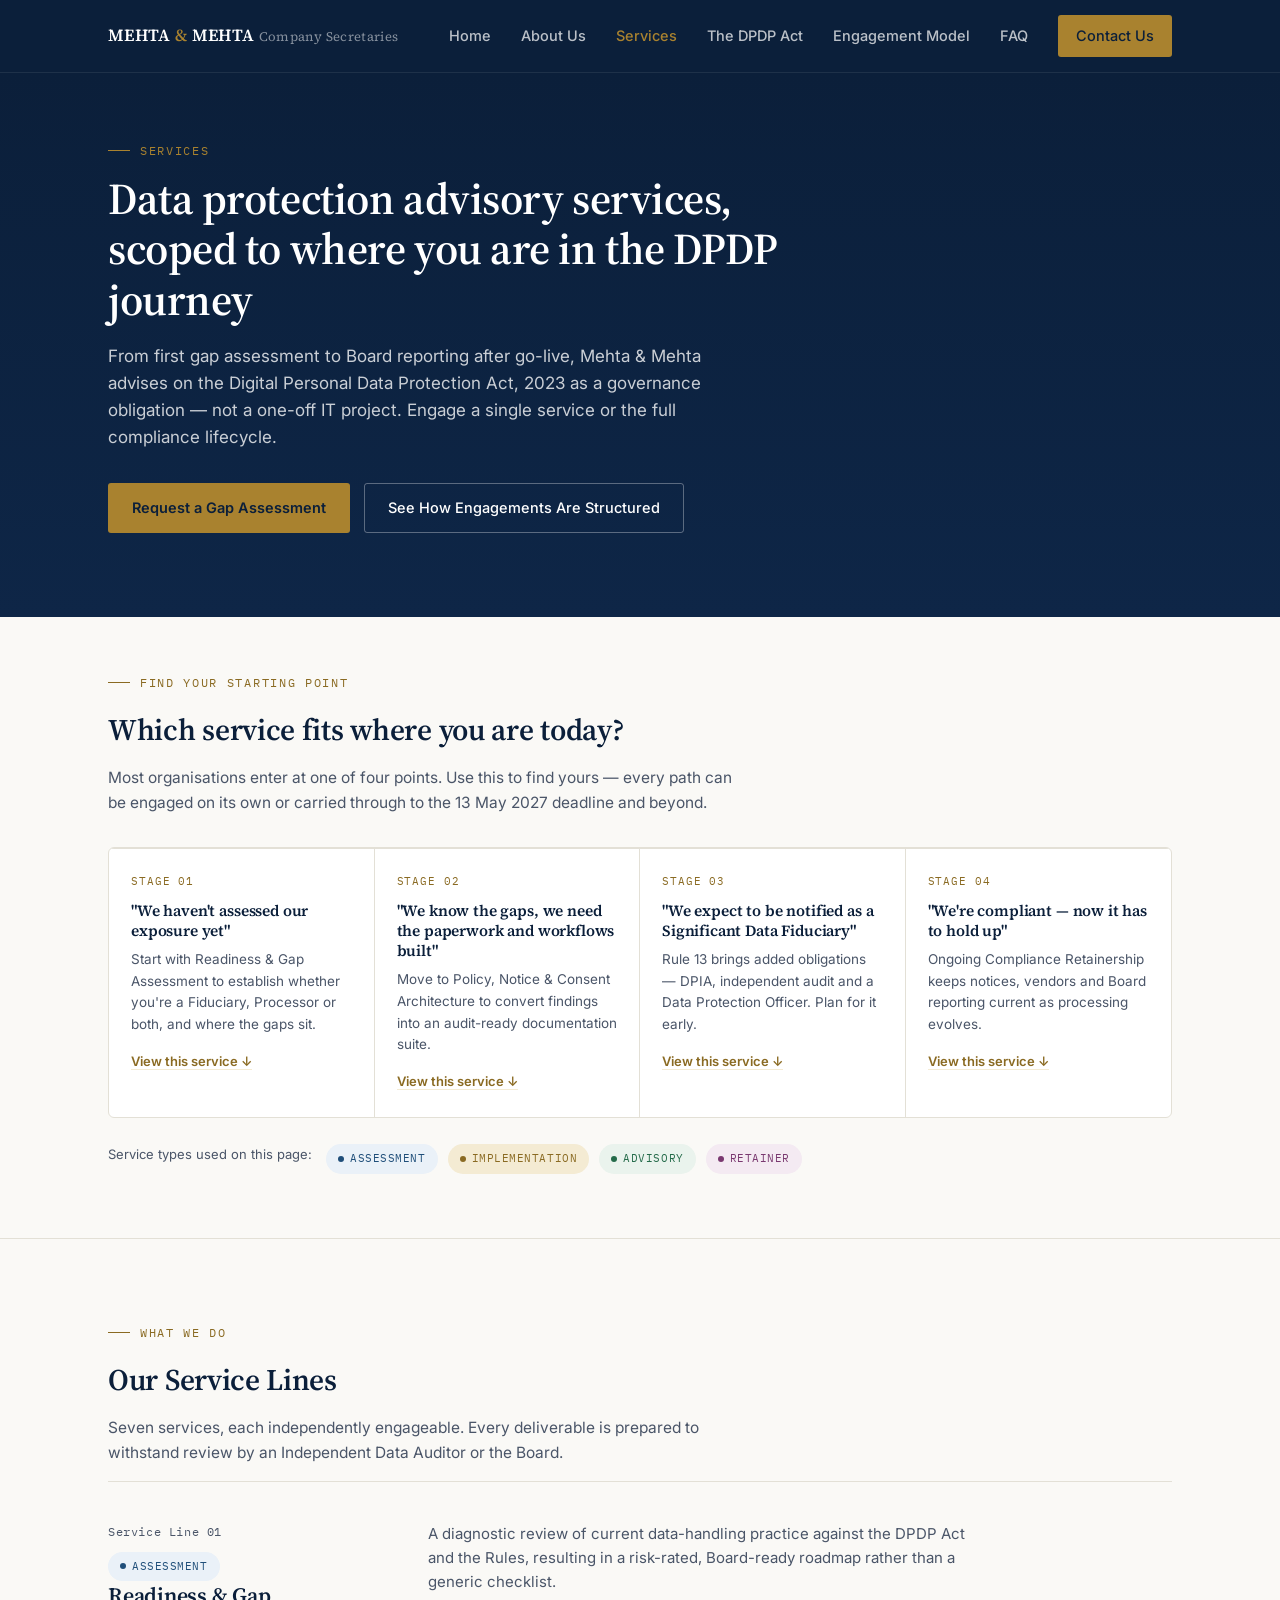
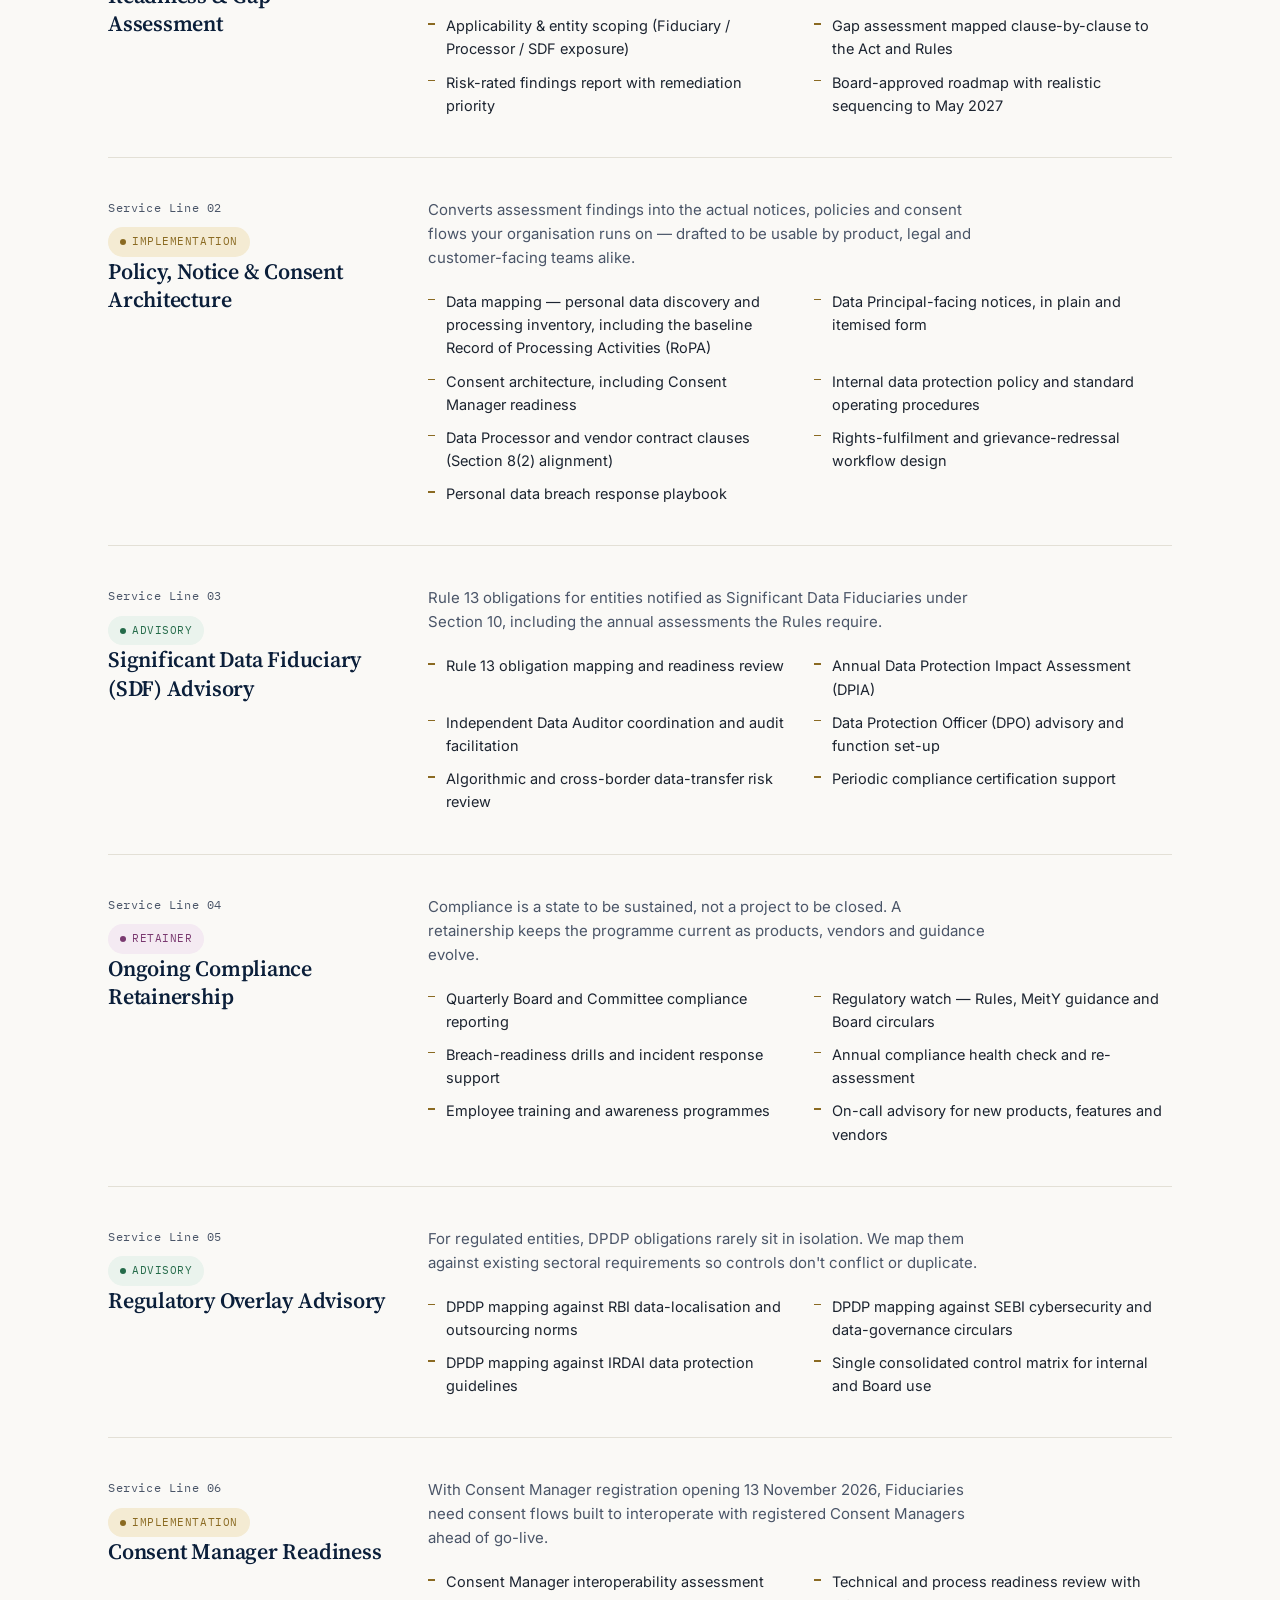
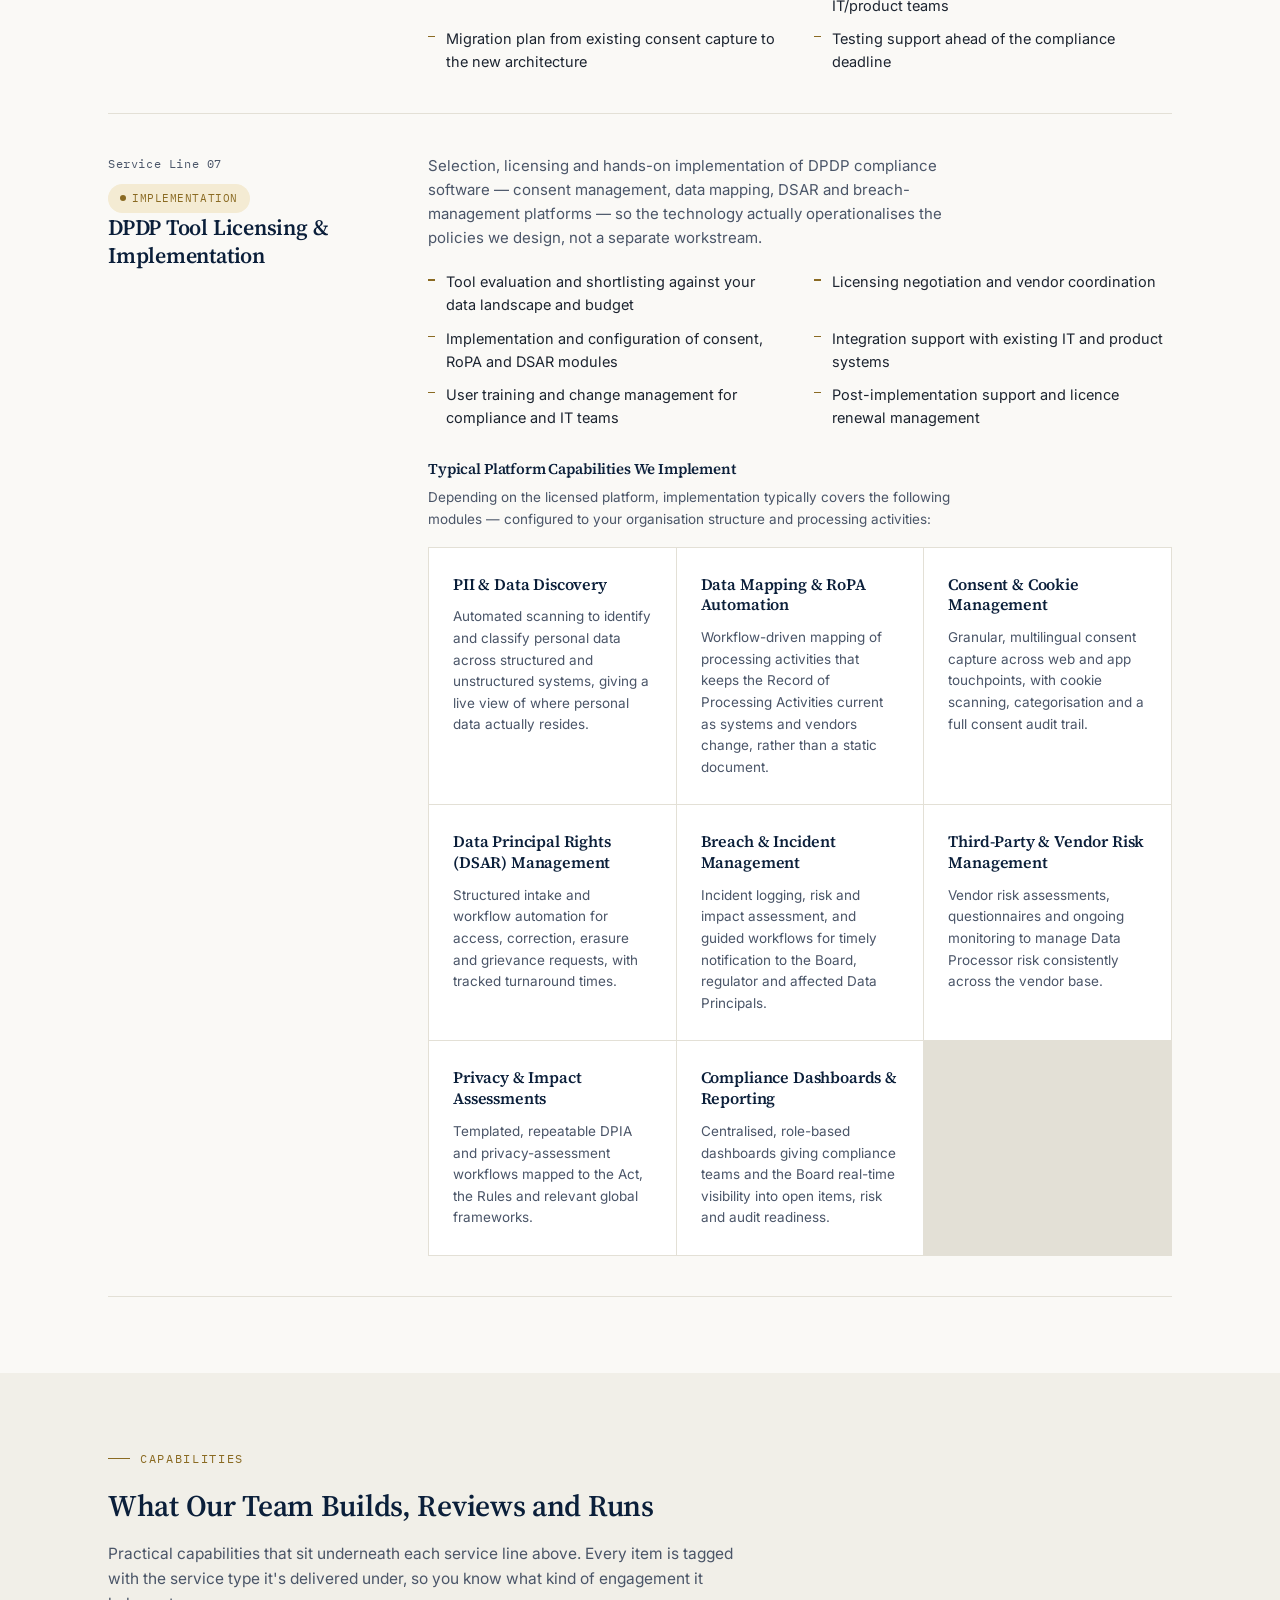
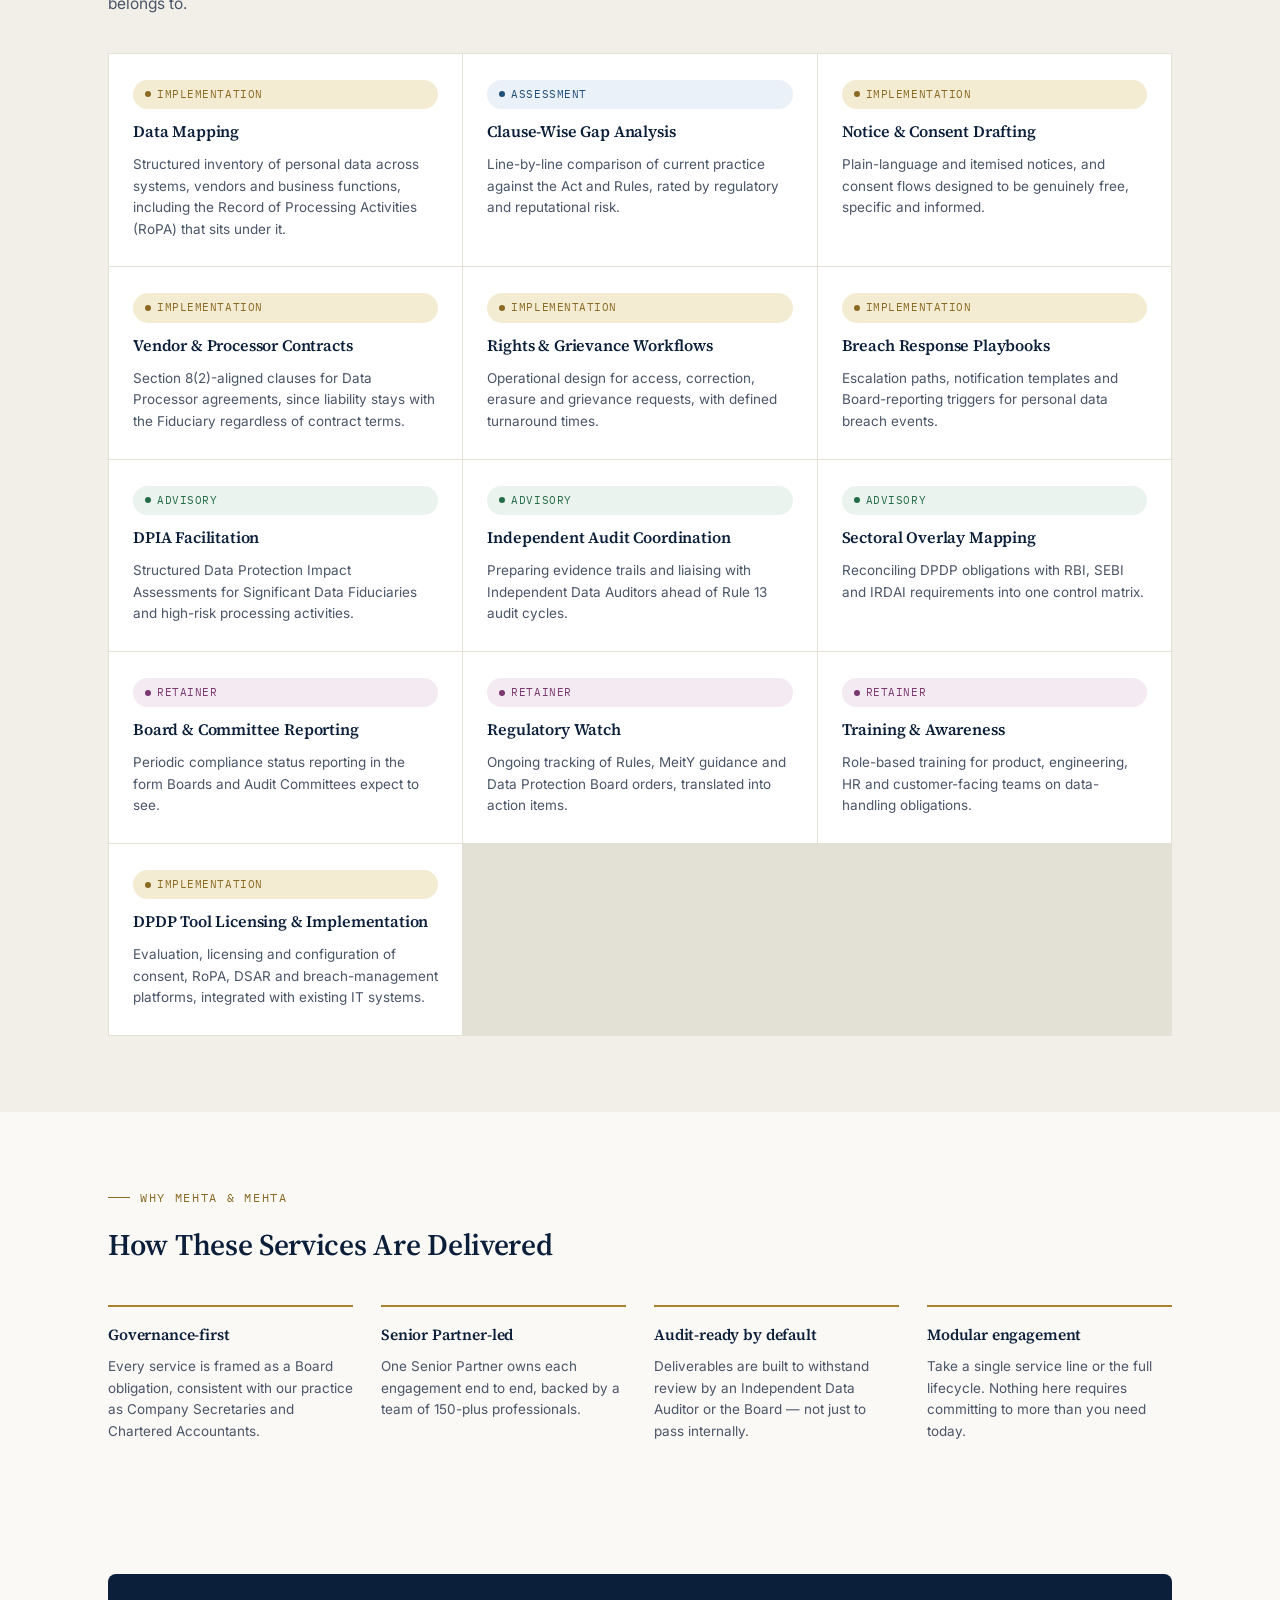
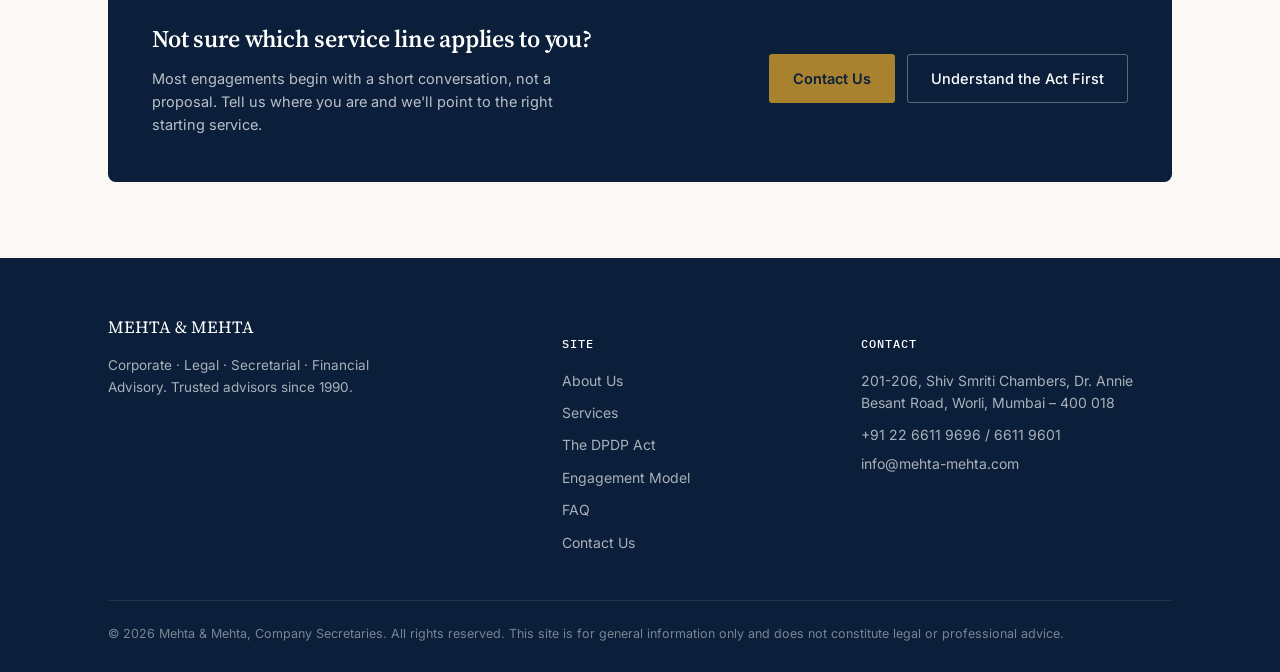
<file: services (7).html>
<!DOCTYPE html>
<html lang="en">
<head>
<meta charset="UTF-8">
<meta name="viewport" content="width=device-width, initial-scale=1.0">
<title>Services | Mehta & Mehta DPDP Advisory</title>
<meta name="description" content="Data protection advisory services under the DPDP Act, 2023 — readiness assessments, documentation, Significant Data Fiduciary advisory and ongoing compliance retainership from Mehta & Mehta.">
<link rel="preconnect" href="https://fonts.googleapis.com">
<link rel="preconnect" href="https://fonts.gstatic.com" crossorigin>
<link href="https://fonts.googleapis.com/css2?family=Source+Serif+4:opsz,wght@8..60,400;8..60,500;8..60,600;8..60,700&family=Inter:wght@400;500;600;700&family=IBM+Plex+Mono:wght@500&display=swap" rel="stylesheet">
<style>
  :root{
    --navy-900:#0B1F3A;
    --navy-700:#15335E;
    --ink:#1C2430;
    --ink-soft:#4A5568;
    --paper:#FAF9F6;
    --paper-dim:#F1EFE8;
    --line:#E3E0D6;
    --gold:#A9822F;
    --gold-deep:#8A6A22;
    --gold-tint:#F4EBD3;
    --white:#FFFFFF;
  }
  *{box-sizing:border-box;}
  html{scroll-behavior:smooth;}
  body{
    margin:0;
    background:var(--paper);
    color:var(--ink);
    font-family:'Inter',system-ui,sans-serif;
    line-height:1.6;
    -webkit-font-smoothing:antialiased;
  }
  h1,h2,h3,h4{
    font-family:'Source Serif 4', Georgia, serif;
    color:var(--navy-900);
    margin:0;
    font-weight:600;
    letter-spacing:-0.01em;
  }
  a{color:inherit;text-decoration:none;}
  .wrap{max-width:1120px;margin:0 auto;padding:0 28px;}
  .eyebrow{
    font-family:'IBM Plex Mono', monospace;
    font-size:12px;
    letter-spacing:0.14em;
    text-transform:uppercase;
    color:var(--gold-deep);
    display:flex;
    align-items:center;
    gap:10px;
    margin-bottom:14px;
  }
  .eyebrow::before{content:"";width:22px;height:1px;background:var(--gold-deep);display:inline-block;}

  /* ---------- Header ---------- */
  header{
    background:var(--navy-900);
    position:sticky; top:0; z-index:50;
    border-bottom:1px solid rgba(255,255,255,0.08);
  }
  .nav{
    max-width:1120px;margin:0 auto;padding:0 28px;
    display:flex;align-items:center;justify-content:space-between;
    height:72px;
  }
  .brand{
    font-family:'Source Serif 4',serif;
    color:var(--white);
    font-size:17px;
    font-weight:600;
    letter-spacing:0.02em;
  }
  .brand span{color:var(--gold);}
  .navlinks{display:flex;gap:30px;align-items:center;}
  .navlinks a{
    color:rgba(255,255,255,0.72);
    font-size:14.5px;
    font-weight:500;
    transition:color .15s ease;
  }
  .navlinks a:hover{color:var(--white);}
  .navlinks a.active{color:var(--gold);}
  .nav-cta{
    background:var(--gold);
    color:var(--navy-900) !important;
    padding:9px 18px;
    border-radius:3px;
    font-size:14px;
    font-weight:600;
  }
  .nav-cta:hover{background:#BE9A45;}
  .mobile-toggle{display:none;}

  /* ---------- Hero ---------- */
  .hero{
    background:linear-gradient(180deg, var(--navy-900) 0%, #0E2647 100%);
    color:var(--white);
    padding:68px 0 84px;
  }
  .hero .eyebrow{color:var(--gold);}
  .hero .eyebrow::before{background:var(--gold);}
  .hero h1{
    color:var(--white);
    font-size:44px;
    line-height:1.14;
    max-width:760px;
  }
  .hero p.lead{
    max-width:640px;
    color:rgba(255,255,255,0.78);
    font-size:17px;
    margin-top:18px;
  }
  .hero-cta-row{display:flex;gap:14px;margin-top:32px;flex-wrap:wrap;}
  .btn-primary{
    background:var(--gold);
    color:var(--navy-900);
    padding:13px 24px;
    border-radius:3px;
    font-weight:600;
    font-size:14.5px;
    display:inline-block;
  }
  .btn-primary:hover{background:#BE9A45;}
  .btn-ghost{
    border:1px solid rgba(255,255,255,0.32);
    color:var(--white);
    padding:12px 23px;
    border-radius:3px;
    font-weight:500;
    font-size:14.5px;
    display:inline-block;
  }
  .btn-ghost:hover{border-color:rgba(255,255,255,0.6);}

  /* ---------- Section shell ---------- */
  section{padding:76px 0;}
  section.tight{padding:56px 0;}
  .divider{border:none;border-top:1px solid var(--line);}
  section h2{font-size:30px;max-width:620px;}
  section p.section-lead{color:var(--ink-soft);max-width:640px;margin-top:12px;font-size:15.5px;}

  /* ---------- Fit finder (signature element) ---------- */
  .fit{background:var(--white);border:1px solid var(--line);border-radius:6px;overflow:hidden;}
  .fit-head{padding:26px 28px;border-bottom:1px solid var(--line);background:var(--paper-dim);}
  .fit-head h3{font-size:19px;}
  .fit-head p{margin:6px 0 0;color:var(--ink-soft);font-size:14.5px;}
  .fit-grid{display:grid;grid-template-columns:repeat(4,1fr);}
  .fit-cell{
    padding:24px 22px;
    border-right:1px solid var(--line);
    border-top:1px solid var(--line);
  }
  .fit-cell:last-child{border-right:none;}
  .fit-cell .stage{
    font-family:'IBM Plex Mono',monospace;
    font-size:11px;letter-spacing:0.08em;text-transform:uppercase;
    color:var(--gold-deep);margin-bottom:10px;display:block;
  }
  .fit-cell h4{font-size:15.5px;line-height:1.3;margin-bottom:8px;}
  .fit-cell p{font-size:13.5px;color:var(--ink-soft);margin:0 0 12px;}
  .fit-cell a{
    font-size:13px;font-weight:600;color:var(--gold-deep);
    border-bottom:1px solid var(--gold-tint);
  }
  .fit-cell a:hover{border-color:var(--gold-deep);}

  /* ---------- Service type legend ---------- */
  .legend{display:flex;flex-wrap:wrap;gap:10px;margin-top:26px;}
  .tag{
    font-family:'IBM Plex Mono',monospace;
    font-size:11px;letter-spacing:0.05em;text-transform:uppercase;
    padding:5px 11px;border-radius:20px;
    display:inline-flex;align-items:center;gap:6px;
    border:1px solid transparent;
  }
  .tag::before{content:"";width:6px;height:6px;border-radius:50%;display:inline-block;}
  .tag-assessment{background:#EAF1F8;color:#1F4E79;}
  .tag-assessment::before{background:#1F4E79;}
  .tag-implementation{background:var(--gold-tint);color:var(--gold-deep);}
  .tag-implementation::before{background:var(--gold-deep);}
  .tag-advisory{background:#EAF3ED;color:#256B4A;}
  .tag-advisory::before{background:#256B4A;}
  .tag-retainer{background:#F4EAF2;color:#7A3970;}
  .tag-retainer::before{background:#7A3970;}

  /* ---------- Service blocks ---------- */
  .service{
    display:grid;grid-template-columns:280px 1fr;gap:40px;
    padding:40px 0;border-top:1px solid var(--line);
  }
  .service:last-child{border-bottom:1px solid var(--line);}
  .service-meta .idx{
    font-family:'IBM Plex Mono',monospace;
    font-size:12px;color:var(--ink-soft);letter-spacing:0.05em;
    display:block;margin-bottom:10px;
  }
  .service-meta h3{font-size:22px;line-height:1.28;margin-bottom:12px;}
  .service-body p.summary{color:var(--ink-soft);font-size:15px;margin:0 0 20px;max-width:560px;}
  .deliverables{
    display:grid;grid-template-columns:1fr 1fr;gap:10px 28px;
    list-style:none;margin:0;padding:0;
  }
  .deliverables li{
    font-size:14.5px;color:var(--ink);
    padding-left:18px;position:relative;
  }
  .deliverables li::before{
    content:"";position:absolute;left:0;top:9px;
    width:7px;height:1.5px;background:var(--gold-deep);
  }
  @media (max-width:820px){
    .deliverables{grid-template-columns:1fr;}
    .service{grid-template-columns:1fr;gap:16px;}
  }

  /* ---------- Capability grid ---------- */
  .cap-grid{
    display:grid;grid-template-columns:repeat(3,1fr);gap:1px;
    background:var(--line);border:1px solid var(--line);margin-top:36px;
  }
  .cap-card{
    background:var(--white);padding:26px 24px;
    display:flex;flex-direction:column;gap:12px;
  }
  .cap-card h4{font-size:16px;line-height:1.3;}
  .cap-card p{font-size:13.5px;color:var(--ink-soft);margin:0;flex-grow:1;}
  @media (max-width:900px){.cap-grid{grid-template-columns:1fr 1fr;}}
  @media (max-width:620px){.cap-grid{grid-template-columns:1fr;}}

  /* ---------- Why row ---------- */
  .why-row{display:grid;grid-template-columns:repeat(4,1fr);gap:28px;margin-top:36px;}
  .why-row .item{border-top:2px solid var(--gold);padding-top:16px;}
  .why-row h4{font-size:15.5px;margin-bottom:8px;}
  .why-row p{font-size:13.5px;color:var(--ink-soft);margin:0;}
  @media (max-width:820px){.why-row{grid-template-columns:1fr 1fr;}}

  /* ---------- CTA band ---------- */
  .cta-band{
    background:var(--navy-900);color:var(--white);
    border-radius:8px;padding:46px 44px;
    display:flex;align-items:center;justify-content:space-between;gap:24px;flex-wrap:wrap;
  }
  .cta-band h3{color:var(--white);font-size:24px;max-width:440px;}
  .cta-band p{color:rgba(255,255,255,0.72);margin:8px 0 0;font-size:14.5px;max-width:440px;}
  .cta-actions{display:flex;gap:12px;flex-wrap:wrap;}

  /* ---------- Footer ---------- */
  footer{background:var(--navy-900);color:rgba(255,255,255,0.65);padding:56px 0 28px;margin-top:20px;}
  .foot-grid{display:grid;grid-template-columns:1.6fr 1fr 1.2fr;gap:40px;padding-bottom:36px;border-bottom:1px solid rgba(255,255,255,0.1);}
  .foot-grid h5{color:var(--white);font-family:'IBM Plex Mono',monospace;font-size:12px;letter-spacing:0.08em;text-transform:uppercase;margin-bottom:16px;font-weight:500;}
  .foot-grid a{display:block;color:rgba(255,255,255,0.65);font-size:14px;margin-bottom:10px;}
  .foot-grid a:hover{color:var(--white);}
  .foot-brand{color:var(--white);font-family:'Source Serif 4',serif;font-size:17px;margin-bottom:10px;}
  .foot-tag{font-size:13.5px;max-width:280px;}
  .foot-bottom{padding-top:22px;font-size:12.5px;color:rgba(255,255,255,0.45);line-height:1.7;}
  @media (max-width:820px){.foot-grid{grid-template-columns:1fr;}}

  @media (max-width:900px){
    .navlinks{display:none;}
    .hero h1{font-size:32px;}
    .fit-grid{grid-template-columns:1fr 1fr;}
    .fit-cell{border-right:none;}
  }
</style>
</head>
<body>

<header>
  <div class="nav">
    <a class="brand" href="index.html">MEHTA <span>&amp;</span> MEHTA <span style="color:rgba(255,255,255,.5);font-weight:400;font-size:13px;">Company Secretaries</span></a>
    <nav class="navlinks">
      <a href="index.html">Home</a>
      <a href="about.html">About Us</a>
      <a class="active" href="services.html">Services</a>
      <a href="dpdp-act.html">The DPDP Act</a>
      <a href="engagement.html">Engagement Model</a>
      <a href="faq.html">FAQ</a>
      <a class="nav-cta" href="contact.html">Contact Us</a>
    </nav>
  </div>
</header>

<section class="hero">
  <div class="wrap">
    <div class="eyebrow">Services</div>
    <h1>Data protection advisory services, scoped to where you are in the DPDP journey</h1>
    <p class="lead">From first gap assessment to Board reporting after go-live, Mehta & Mehta advises on the Digital Personal Data Protection Act, 2023 as a governance obligation — not a one-off IT project. Engage a single service or the full compliance lifecycle.</p>
    <div class="hero-cta-row">
      <a class="btn-primary" href="contact.html">Request a Gap Assessment</a>
      <a class="btn-ghost" href="engagement.html">See How Engagements Are Structured</a>
    </div>
  </div>
</section>

<section class="tight">
  <div class="wrap">
    <div class="eyebrow">Find Your Starting Point</div>
    <h2>Which service fits where you are today?</h2>
    <p class="section-lead">Most organisations enter at one of four points. Use this to find yours — every path can be engaged on its own or carried through to the 13 May 2027 deadline and beyond.</p>

    <div class="fit" style="margin-top:32px;">
      <div class="fit-grid">
        <div class="fit-cell">
          <span class="stage">Stage 01</span>
          <h4>"We haven't assessed our exposure yet"</h4>
          <p>Start with Readiness &amp; Gap Assessment to establish whether you're a Fiduciary, Processor or both, and where the gaps sit.</p>
          <a href="#readiness">View this service ↓</a>
        </div>
        <div class="fit-cell">
          <span class="stage">Stage 02</span>
          <h4>"We know the gaps, we need the paperwork and workflows built"</h4>
          <p>Move to Policy, Notice &amp; Consent Architecture to convert findings into an audit-ready documentation suite.</p>
          <a href="#documentation">View this service ↓</a>
        </div>
        <div class="fit-cell">
          <span class="stage">Stage 03</span>
          <h4>"We expect to be notified as a Significant Data Fiduciary"</h4>
          <p>Rule 13 brings added obligations — DPIA, independent audit and a Data Protection Officer. Plan for it early.</p>
          <a href="#sdf">View this service ↓</a>
        </div>
        <div class="fit-cell">
          <span class="stage">Stage 04</span>
          <h4>"We're compliant — now it has to hold up"</h4>
          <p>Ongoing Compliance Retainership keeps notices, vendors and Board reporting current as processing evolves.</p>
          <a href="#retainer">View this service ↓</a>
        </div>
      </div>
    </div>

    <div class="legend">
      <span style="font-size:13px;color:var(--ink-soft);margin-right:4px;">Service types used on this page:</span>
      <span class="tag tag-assessment">Assessment</span>
      <span class="tag tag-implementation">Implementation</span>
      <span class="tag tag-advisory">Advisory</span>
      <span class="tag tag-retainer">Retainer</span>
    </div>
  </div>
</section>

<hr class="divider">

<section id="readiness">
  <div class="wrap">
    <div class="eyebrow">What We Do</div>
    <h2>Our Service Lines</h2>
    <p class="section-lead">Seven services, each independently engageable. Every deliverable is prepared to withstand review by an Independent Data Auditor or the Board.</p>

    <div class="service">
      <div class="service-meta">
        <span class="idx">Service Line 01</span>
        <span class="tag tag-assessment">Assessment</span>
        <h3>Readiness &amp; Gap Assessment</h3>
      </div>
      <div class="service-body">
        <p class="summary">A diagnostic review of current data-handling practice against the DPDP Act and the Rules, resulting in a risk-rated, Board-ready roadmap rather than a generic checklist.</p>
        <ul class="deliverables">
          <li>Applicability &amp; entity scoping (Fiduciary / Processor / SDF exposure)</li>
          <li>Gap assessment mapped clause-by-clause to the Act and Rules</li>
          <li>Risk-rated findings report with remediation priority</li>
          <li>Board-approved roadmap with realistic sequencing to May 2027</li>
        </ul>
      </div>
    </div>

    <div class="service" id="documentation">
      <div class="service-meta">
        <span class="idx">Service Line 02</span>
        <span class="tag tag-implementation">Implementation</span>
        <h3>Policy, Notice &amp; Consent Architecture</h3>
      </div>
      <div class="service-body">
        <p class="summary">Converts assessment findings into the actual notices, policies and consent flows your organisation runs on — drafted to be usable by product, legal and customer-facing teams alike.</p>
        <ul class="deliverables">
          <li>Data mapping — personal data discovery and processing inventory, including the baseline Record of Processing Activities (RoPA)</li>
          <li>Data Principal-facing notices, in plain and itemised form</li>
          <li>Consent architecture, including Consent Manager readiness</li>
          <li>Internal data protection policy and standard operating procedures</li>
          <li>Data Processor and vendor contract clauses (Section 8(2) alignment)</li>
          <li>Rights-fulfilment and grievance-redressal workflow design</li>
          <li>Personal data breach response playbook</li>
        </ul>
      </div>
    </div>

    <div class="service" id="sdf">
      <div class="service-meta">
        <span class="idx">Service Line 03</span>
        <span class="tag tag-advisory">Advisory</span>
        <h3>Significant Data Fiduciary (SDF) Advisory</h3>
      </div>
      <div class="service-body">
        <p class="summary">Rule 13 obligations for entities notified as Significant Data Fiduciaries under Section 10, including the annual assessments the Rules require.</p>
        <ul class="deliverables">
          <li>Rule 13 obligation mapping and readiness review</li>
          <li>Annual Data Protection Impact Assessment (DPIA)</li>
          <li>Independent Data Auditor coordination and audit facilitation</li>
          <li>Data Protection Officer (DPO) advisory and function set-up</li>
          <li>Algorithmic and cross-border data-transfer risk review</li>
          <li>Periodic compliance certification support</li>
        </ul>
      </div>
    </div>

    <div class="service" id="retainer">
      <div class="service-meta">
        <span class="idx">Service Line 04</span>
        <span class="tag tag-retainer">Retainer</span>
        <h3>Ongoing Compliance Retainership</h3>
      </div>
      <div class="service-body">
        <p class="summary">Compliance is a state to be sustained, not a project to be closed. A retainership keeps the programme current as products, vendors and guidance evolve.</p>
        <ul class="deliverables">
          <li>Quarterly Board and Committee compliance reporting</li>
          <li>Regulatory watch — Rules, MeitY guidance and Board circulars</li>
          <li>Breach-readiness drills and incident response support</li>
          <li>Annual compliance health check and re-assessment</li>
          <li>Employee training and awareness programmes</li>
          <li>On-call advisory for new products, features and vendors</li>
        </ul>
      </div>
    </div>

    <div class="service">
      <div class="service-meta">
        <span class="idx">Service Line 05</span>
        <span class="tag tag-advisory">Advisory</span>
        <h3>Regulatory Overlay Advisory</h3>
      </div>
      <div class="service-body">
        <p class="summary">For regulated entities, DPDP obligations rarely sit in isolation. We map them against existing sectoral requirements so controls don't conflict or duplicate.</p>
        <ul class="deliverables">
          <li>DPDP mapping against RBI data-localisation and outsourcing norms</li>
          <li>DPDP mapping against SEBI cybersecurity and data-governance circulars</li>
          <li>DPDP mapping against IRDAI data protection guidelines</li>
          <li>Single consolidated control matrix for internal and Board use</li>
        </ul>
      </div>
    </div>

    <div class="service">
      <div class="service-meta">
        <span class="idx">Service Line 06</span>
        <span class="tag tag-implementation">Implementation</span>
        <h3>Consent Manager Readiness</h3>
      </div>
      <div class="service-body">
        <p class="summary">With Consent Manager registration opening 13 November 2026, Fiduciaries need consent flows built to interoperate with registered Consent Managers ahead of go-live.</p>
        <ul class="deliverables">
          <li>Consent Manager interoperability assessment</li>
          <li>Technical and process readiness review with IT/product teams</li>
          <li>Migration plan from existing consent capture to the new architecture</li>
          <li>Testing support ahead of the compliance deadline</li>
        </ul>
      </div>
    </div>

    <div class="service" id="tool-licensing">
      <div class="service-meta">
        <span class="idx">Service Line 07</span>
        <span class="tag tag-implementation">Implementation</span>
        <h3>DPDP Tool Licensing &amp; Implementation</h3>
      </div>
      <div class="service-body">
        <p class="summary">Selection, licensing and hands-on implementation of DPDP compliance software — consent management, data mapping, DSAR and breach-management platforms — so the technology actually operationalises the policies we design, not a separate workstream.</p>
        <ul class="deliverables">
          <li>Tool evaluation and shortlisting against your data landscape and budget</li>
          <li>Licensing negotiation and vendor coordination</li>
          <li>Implementation and configuration of consent, RoPA and DSAR modules</li>
          <li>Integration support with existing IT and product systems</li>
          <li>User training and change management for compliance and IT teams</li>
          <li>Post-implementation support and licence renewal management</li>
        </ul>

        <h4 style="font-size:15px;margin:28px 0 6px;color:var(--navy-900);">Typical Platform Capabilities We Implement</h4>
        <p style="font-size:13.5px;color:var(--ink-soft);margin:0 0 16px;max-width:560px;">Depending on the licensed platform, implementation typically covers the following modules — configured to your organisation structure and processing activities:</p>
        <div class="cap-grid" style="margin-top:0;">
          <div class="cap-card">
            <h4>PII &amp; Data Discovery</h4>
            <p>Automated scanning to identify and classify personal data across structured and unstructured systems, giving a live view of where personal data actually resides.</p>
          </div>
          <div class="cap-card">
            <h4>Data Mapping &amp; RoPA Automation</h4>
            <p>Workflow-driven mapping of processing activities that keeps the Record of Processing Activities current as systems and vendors change, rather than a static document.</p>
          </div>
          <div class="cap-card">
            <h4>Consent &amp; Cookie Management</h4>
            <p>Granular, multilingual consent capture across web and app touchpoints, with cookie scanning, categorisation and a full consent audit trail.</p>
          </div>
          <div class="cap-card">
            <h4>Data Principal Rights (DSAR) Management</h4>
            <p>Structured intake and workflow automation for access, correction, erasure and grievance requests, with tracked turnaround times.</p>
          </div>
          <div class="cap-card">
            <h4>Breach &amp; Incident Management</h4>
            <p>Incident logging, risk and impact assessment, and guided workflows for timely notification to the Board, regulator and affected Data Principals.</p>
          </div>
          <div class="cap-card">
            <h4>Third-Party &amp; Vendor Risk Management</h4>
            <p>Vendor risk assessments, questionnaires and ongoing monitoring to manage Data Processor risk consistently across the vendor base.</p>
          </div>
          <div class="cap-card">
            <h4>Privacy &amp; Impact Assessments</h4>
            <p>Templated, repeatable DPIA and privacy-assessment workflows mapped to the Act, the Rules and relevant global frameworks.</p>
          </div>
          <div class="cap-card">
            <h4>Compliance Dashboards &amp; Reporting</h4>
            <p>Centralised, role-based dashboards giving compliance teams and the Board real-time visibility into open items, risk and audit readiness.</p>
          </div>
        </div>
      </div>
    </div>

  </div>
</section>

<section style="background:var(--paper-dim);">
  <div class="wrap">
    <div class="eyebrow">Capabilities</div>
    <h2>What Our Team Builds, Reviews and Runs</h2>
    <p class="section-lead">Practical capabilities that sit underneath each service line above. Every item is tagged with the service type it's delivered under, so you know what kind of engagement it belongs to.</p>

    <div class="cap-grid">
      <div class="cap-card">
        <span class="tag tag-implementation">Implementation</span>
        <h4>Data Mapping</h4>
        <p>Structured inventory of personal data across systems, vendors and business functions, including the Record of Processing Activities (RoPA) that sits under it.</p>
      </div>
      <div class="cap-card">
        <span class="tag tag-assessment">Assessment</span>
        <h4>Clause-Wise Gap Analysis</h4>
        <p>Line-by-line comparison of current practice against the Act and Rules, rated by regulatory and reputational risk.</p>
      </div>
      <div class="cap-card">
        <span class="tag tag-implementation">Implementation</span>
        <h4>Notice &amp; Consent Drafting</h4>
        <p>Plain-language and itemised notices, and consent flows designed to be genuinely free, specific and informed.</p>
      </div>
      <div class="cap-card">
        <span class="tag tag-implementation">Implementation</span>
        <h4>Vendor &amp; Processor Contracts</h4>
        <p>Section 8(2)-aligned clauses for Data Processor agreements, since liability stays with the Fiduciary regardless of contract terms.</p>
      </div>
      <div class="cap-card">
        <span class="tag tag-implementation">Implementation</span>
        <h4>Rights &amp; Grievance Workflows</h4>
        <p>Operational design for access, correction, erasure and grievance requests, with defined turnaround times.</p>
      </div>
      <div class="cap-card">
        <span class="tag tag-implementation">Implementation</span>
        <h4>Breach Response Playbooks</h4>
        <p>Escalation paths, notification templates and Board-reporting triggers for personal data breach events.</p>
      </div>
      <div class="cap-card">
        <span class="tag tag-advisory">Advisory</span>
        <h4>DPIA Facilitation</h4>
        <p>Structured Data Protection Impact Assessments for Significant Data Fiduciaries and high-risk processing activities.</p>
      </div>
      <div class="cap-card">
        <span class="tag tag-advisory">Advisory</span>
        <h4>Independent Audit Coordination</h4>
        <p>Preparing evidence trails and liaising with Independent Data Auditors ahead of Rule 13 audit cycles.</p>
      </div>
      <div class="cap-card">
        <span class="tag tag-advisory">Advisory</span>
        <h4>Sectoral Overlay Mapping</h4>
        <p>Reconciling DPDP obligations with RBI, SEBI and IRDAI requirements into one control matrix.</p>
      </div>
      <div class="cap-card">
        <span class="tag tag-retainer">Retainer</span>
        <h4>Board &amp; Committee Reporting</h4>
        <p>Periodic compliance status reporting in the form Boards and Audit Committees expect to see.</p>
      </div>
      <div class="cap-card">
        <span class="tag tag-retainer">Retainer</span>
        <h4>Regulatory Watch</h4>
        <p>Ongoing tracking of Rules, MeitY guidance and Data Protection Board orders, translated into action items.</p>
      </div>
      <div class="cap-card">
        <span class="tag tag-retainer">Retainer</span>
        <h4>Training &amp; Awareness</h4>
        <p>Role-based training for product, engineering, HR and customer-facing teams on data-handling obligations.</p>
      </div>
      <div class="cap-card">
        <span class="tag tag-implementation">Implementation</span>
        <h4>DPDP Tool Licensing &amp; Implementation</h4>
        <p>Evaluation, licensing and configuration of consent, RoPA, DSAR and breach-management platforms, integrated with existing IT systems.</p>
      </div>
    </div>
  </div>
</section>

<section>
  <div class="wrap">
    <div class="eyebrow">Why Mehta &amp; Mehta</div>
    <h2>How These Services Are Delivered</h2>
    <div class="why-row">
      <div class="item">
        <h4>Governance-first</h4>
        <p>Every service is framed as a Board obligation, consistent with our practice as Company Secretaries and Chartered Accountants.</p>
      </div>
      <div class="item">
        <h4>Senior Partner-led</h4>
        <p>One Senior Partner owns each engagement end to end, backed by a team of 150-plus professionals.</p>
      </div>
      <div class="item">
        <h4>Audit-ready by default</h4>
        <p>Deliverables are built to withstand review by an Independent Data Auditor or the Board — not just to pass internally.</p>
      </div>
      <div class="item">
        <h4>Modular engagement</h4>
        <p>Take a single service line or the full lifecycle. Nothing here requires committing to more than you need today.</p>
      </div>
    </div>
  </div>
</section>

<section class="tight">
  <div class="wrap">
    <div class="cta-band">
      <div>
        <h3>Not sure which service line applies to you?</h3>
        <p>Most engagements begin with a short conversation, not a proposal. Tell us where you are and we'll point to the right starting service.</p>
      </div>
      <div class="cta-actions">
        <a class="btn-primary" href="contact.html">Contact Us</a>
        <a class="btn-ghost" style="border-color:rgba(255,255,255,.32);" href="dpdp-act.html">Understand the Act First</a>
      </div>
    </div>
  </div>
</section>

<footer>
  <div class="wrap">
    <div class="foot-grid">
      <div>
        <div class="foot-brand">MEHTA &amp; MEHTA</div>
        <p class="foot-tag">Corporate · Legal · Secretarial · Financial Advisory. Trusted advisors since 1990.</p>
      </div>
      <div>
        <h5>Site</h5>
        <a href="about.html">About Us</a>
        <a href="services.html">Services</a>
        <a href="dpdp-act.html">The DPDP Act</a>
        <a href="engagement.html">Engagement Model</a>
        <a href="faq.html">FAQ</a>
        <a href="contact.html">Contact Us</a>
      </div>
      <div>
        <h5>Contact</h5>
        <p style="font-size:14px;margin:0 0 10px;">201-206, Shiv Smriti Chambers, Dr. Annie Besant Road, Worli, Mumbai – 400 018</p>
        <p style="font-size:14px;margin:0 0 6px;">+91 22 6611 9696 / 6611 9601</p>
        <p style="font-size:14px;margin:0;">info@mehta-mehta.com</p>
      </div>
    </div>
    <div class="foot-bottom">
      © 2026 Mehta &amp; Mehta, Company Secretaries. All rights reserved. This site is for general information only and does not constitute legal or professional advice.
    </div>
  </div>
</footer>

</body>
</html>
</file>
